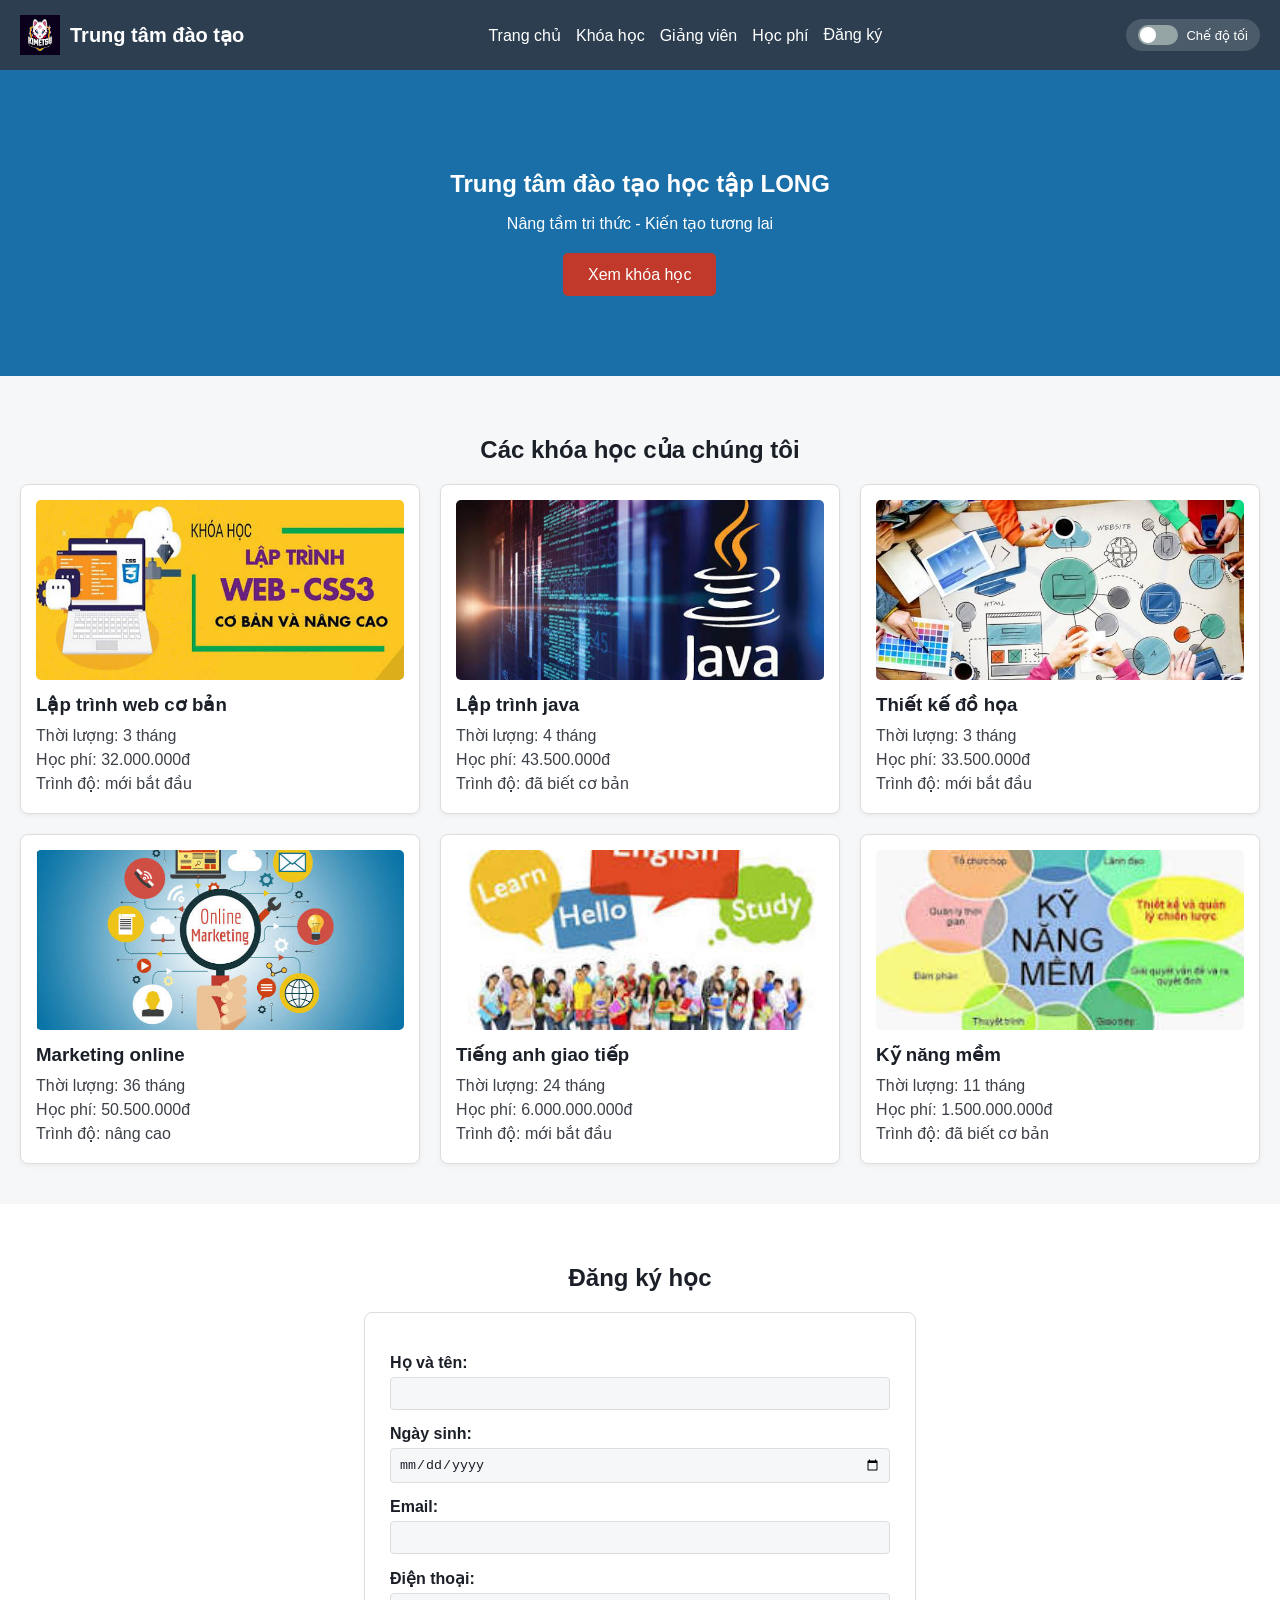
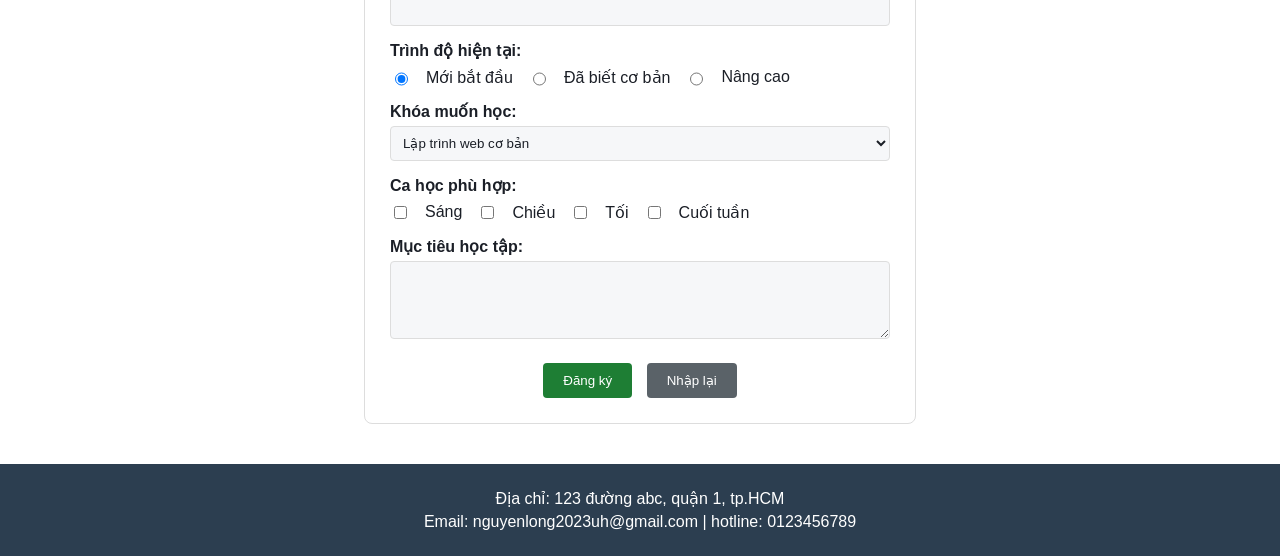
<file: index.html>
<!DOCTYPE html>
<html lang="vi">

<head>
    <meta charset="UTF-8">
    <meta name="viewport" content="width=device-width, initial-scale=1.0">
    <meta name="description"
        content="trang giới thiệu trung tâm đào tạo học tập, nơi cung cấp các khóa học chất lượng.">
    <title>Trung tâm đào tạo học tập LONG</title>
    <link rel="icon" href="img/logo.png">
    <link rel="stylesheet" href="style.css">
    <link rel="stylesheet" href="https://cdnjs.cloudflare.com/ajax/libs/animate.css/4.1.1/animate.min.css" />
</head>

<body class="nen">

    <header class="header">
        <div class="logo">
            <img src="img/logo.png" alt="logo trung tâm" width="40" height="40">
            Trung tâm đào tạo
        </div>

        <nav class="menu">
            <a href="#">Trang chủ</a>
            <a href="#">Khóa học</a>
            <a href="#">Giảng viên</a>
            <a href="#">Học phí</a>
            <a href="#dangky">Đăng ký</a>
        </nav>

        <div class="hop-cong-tac">
            <label class="cong-tac">
                <input id="toi" type="checkbox" name="lo" />
                <span class="truot"></span>
                <span class="chu-cong-tac">Chế độ tối</span>
            </label>
        </div>
    </header>

    <main>

        <section class="banner">
            <h1 class="animate__animated animate__bounce">Trung tâm đào tạo học tập LONG</h1>
            <p>Nâng tầm tri thức - Kiến tạo tương lai</p>
            <a href="#khoahoc" class="nut-banner animate__animated animate__pulse">Xem khóa học</a>
        </section>

        <section id="khoahoc" class="khoa-hoc">
            <h2>Các khóa học của chúng tôi</h2>
            <div class="danh-sach-khoa">

                <article class="the-khoa animate__animated animate__fadeInUp">
                    <img src="img/1.jpg" alt="lập trình web cơ bản">
                    <h3>Lập trình web cơ bản</h3>
                    <p>Thời lượng: 3 tháng</p>
                    <p>Học phí: 32.000.000đ</p>
                    <p>Trình độ: mới bắt đầu</p>
                </article>

                <article class="the-khoa animate__animated animate__fadeInUp">
                    <img src="img/2.jpg" alt="java">
                    <h3>Lập trình java</h3>
                    <p>Thời lượng: 4 tháng</p>
                    <p>Học phí: 43.500.000đ</p>
                    <p>Trình độ: đã biết cơ bản</p>
                </article>

                <article class="the-khoa animate__animated animate__fadeInUp">
                    <img src="img/3.jpg" alt="đồ họa tk">
                    <h3>Thiết kế đồ họa</h3>
                    <p>Thời lượng: 3 tháng</p>
                    <p>Học phí: 33.500.000đ</p>
                    <p>Trình độ: mới bắt đầu</p>
                </article>

                <article class="the-khoa animate__animated animate__fadeInUp">
                    <img src="img/4.jpg" alt="marketing on">
                    <h3>Marketing online</h3>
                    <p>Thời lượng: 36 tháng</p>
                    <p>Học phí: 50.500.000đ</p>
                    <p>Trình độ: nâng cao</p>
                </article>

                <article class="the-khoa animate__animated animate__fadeInUp">
                    <img src="img/5.jpg" alt="eng giao tiếp">
                    <h3>Tiếng anh giao tiếp</h3>
                    <p>Thời lượng: 24 tháng</p>
                    <p>Học phí: 6.000.000.000đ</p>
                    <p>Trình độ: mới bắt đầu</p>
                </article>

                <article class="the-khoa animate__animated animate__fadeInUp">
                    <img src="img/6.jpg" alt="knm">
                    <h3>Kỹ năng mềm</h3>
                    <p>Thời lượng: 11 tháng</p>
                    <p>Học phí: 1.500.000.000đ</p>
                    <p>Trình độ: đã biết cơ bản</p>
                </article>

            </div>
        </section>

        <section id="dangky" class="dang-ky">
            <h2>Đăng ký học</h2>
            <form action="#" method="post">

                <label for="hoten">Họ và tên:</label>
                <input type="text" id="hoten" name="hoten" required>

                <label for="ngaysinh">Ngày sinh:</label>
                <input type="date" id="ngaysinh" name="ngaysinh" required>

                <label for="email">Email:</label>
                <input type="email" id="email" name="email" required>

                <label for="dienthoai">Điện thoại:</label>
                <input type="tel" id="dienthoai" name="dienthoai" required>

                <label>Trình độ hiện tại:</label>
                <div class="nhom-radio">
                    <input type="radio" id="moi-bat-dau" name="trinhdo" value="moi bat dau" checked>
                    <label for="moi-bat-dau">Mới bắt đầu</label>

                    <input type="radio" id="da-biet" name="trinhdo" value="da biet co ban">
                    <label for="da-biet">Đã biết cơ bản</label>

                    <input type="radio" id="nang-cao" name="trinhdo" value="nang cao">
                    <label for="nang-cao">Nâng cao</label>
                </div>

                <label for="khoahoc">Khóa muốn học:</label>
                <select id="khoahoc" name="khoahoc">
                    <option value="web">Lập trình web cơ bản</option>
                    <option value="java">Lập trình java</option>
                    <option value="do hoa">Thiết kế đồ họa</option>
                    <option value="marketing">Marketing online</option>
                    <option value="tieng anh">Tiếng anh giao tiếp</option>
                    <option value="ky nang">Kỹ năng mềm</option>
                </select>

                <label>Ca học phù hợp:</label>
                <div class="nhom-checkbox">
                    <input type="checkbox" id="ca-sang" name="ca-sang" value="sang">
                    <label for="ca-sang">Sáng</label>

                    <input type="checkbox" id="ca-chieu" name="ca-chieu" value="chieu">
                    <label for="ca-chieu">Chiều</label>

                    <input type="checkbox" id="ca-toi" name="ca-toi" value="toi">
                    <label for="ca-toi">Tối</label>

                    <input type="checkbox" id="ca-cuoi-tuan" name="ca-cuoi-tuan" value="cuoi tuan">
                    <label for="ca-cuoi-tuan">Cuối tuần</label>
                </div>

                <label for="muctieu">Mục tiêu học tập:</label>
                <textarea id="muctieu" name="muctieu" rows="4"></textarea>

                <div class="nhom-nut">
                    <button type="submit">Đăng ký</button>
                    <button type="reset">Nhập lại</button>
                </div>

            </form>
        </section>

    </main>

    <footer class="footer">
        <p>Địa chỉ: 123 đường abc, quận 1, tp.HCM</p>
        <p>Email: nguyenlong2023uh@gmail.com | hotline: 0123456789</p>
    </footer>

</body>

</html>
</file>
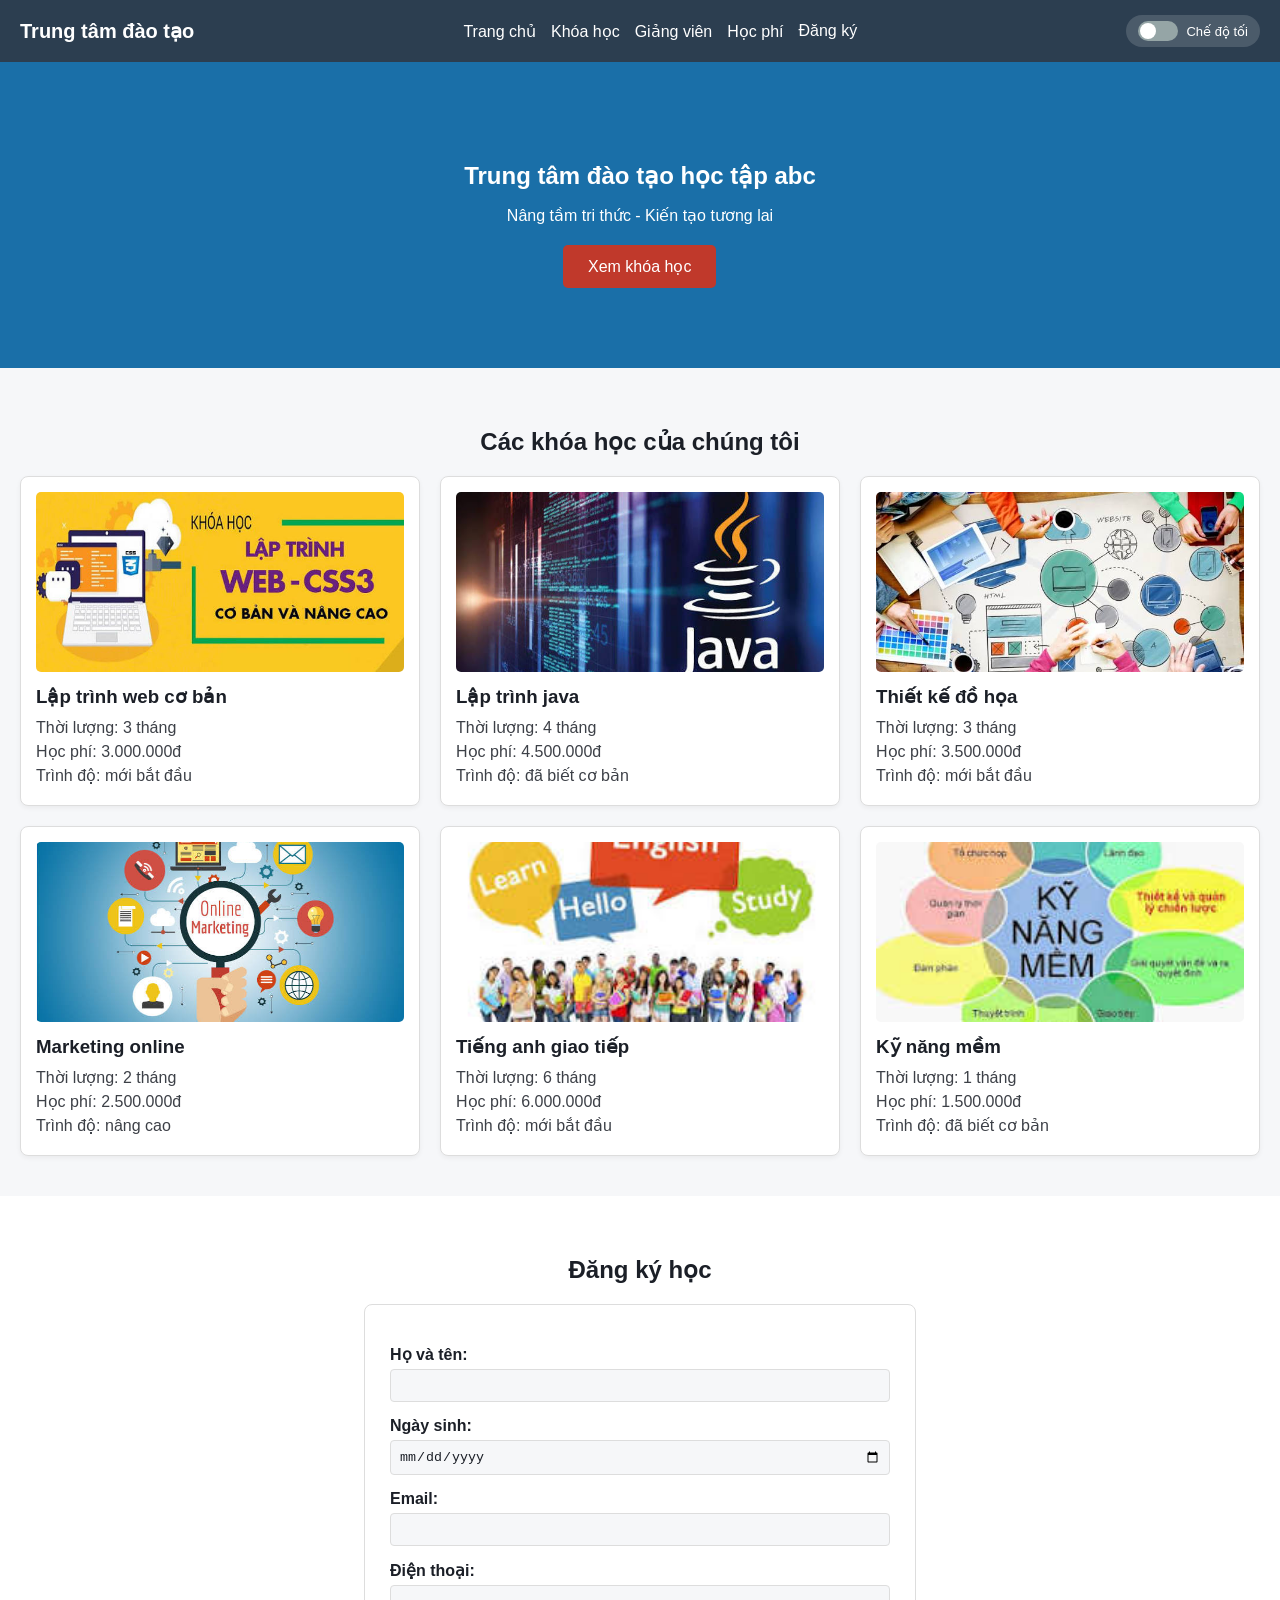
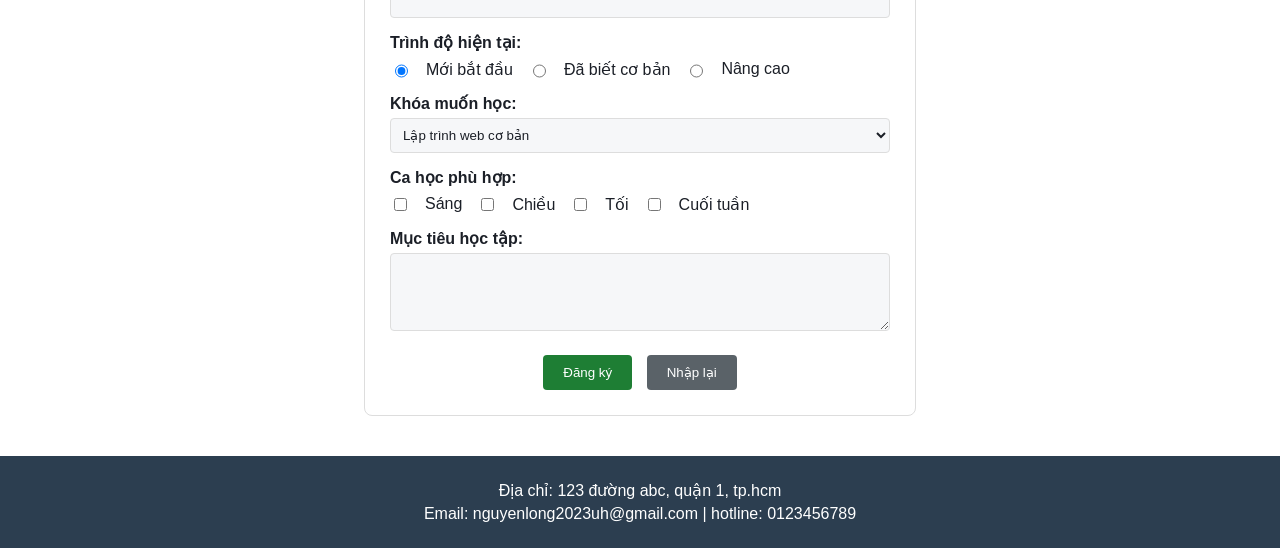
<file: trungtamdaotao.html>
<!DOCTYPE html>
<html lang="vi">
<head>
    <meta charset="UTF-8">
    <meta name="viewport" content="width=device-width, initial-scale=1.0">
    <meta name="description" content="trang giới thiệu trung tâm đào tạo học tập, nơi cung cấp các khóa học chất lượng.">
    <title>Trung tâm đào tạo học tập</title>
    <link rel="stylesheet" href="style.css">
    <link rel="stylesheet" href="https://cdnjs.cloudflare.com/ajax/libs/animate.css/4.1.1/animate.min.css"/>
</head>
<body class="nen">

    <header class="header">
        <div class="logo">Trung tâm đào tạo</div>
        
        <nav class="menu">
            <a href="#">Trang chủ</a>
            <a href="#">Khóa học</a>
            <a href="#">Giảng viên</a>
            <a href="#">Học phí</a>
            <a href="#dangky">Đăng ký</a>
        </nav>

        <div class="hop-cong-tac">
            <label class="cong-tac">
                <input id="toi" type="checkbox" name="lo" />
                <span class="truot"></span>
                <span class="chu-cong-tac">Chế độ tối</span>
            </label>
        </div>
    </header>

    <main>

        <section class="banner">
            <h1 class="animate__animated animate__bounce">Trung tâm đào tạo học tập abc</h1>
            <p>Nâng tầm tri thức - Kiến tạo tương lai</p>
            <a href="#khoahoc" class="nut-banner animate__animated animate__pulse">Xem khóa học</a>
        </section>

        <section id="khoahoc" class="khoa-hoc">
            <h2>Các khóa học của chúng tôi</h2>
            <div class="danh-sach-khoa">
                
                <article class="the-khoa animate__animated animate__fadeInUp">
                    <img src="img/1.jpg" alt="ảnh khóa học lập trình web cơ bản">
                    <h3>Lập trình web cơ bản</h3>
                    <p>Thời lượng: 3 tháng</p>
                    <p>Học phí: 3.000.000đ</p>
                    <p>Trình độ: mới bắt đầu</p>
                </article>

                <article class="the-khoa animate__animated animate__fadeInUp">
                    <img src="img/2.jpg" alt="ảnh khóa học lập trình java">
                    <h3>Lập trình java</h3>
                    <p>Thời lượng: 4 tháng</p>
                    <p>Học phí: 4.500.000đ</p>
                    <p>Trình độ: đã biết cơ bản</p>
                </article>

                <article class="the-khoa animate__animated animate__fadeInUp">
                    <img src="img/3.jpg" alt="ảnh khóa học thiết kế đồ họa">
                    <h3>Thiết kế đồ họa</h3>
                    <p>Thời lượng: 3 tháng</p>
                    <p>Học phí: 3.500.000đ</p>
                    <p>Trình độ: mới bắt đầu</p>
                </article>

                <article class="the-khoa animate__animated animate__fadeInUp">
                    <img src="img/4.jpg" alt="ảnh khóa học marketing online">
                    <h3>Marketing online</h3>
                    <p>Thời lượng: 2 tháng</p>
                    <p>Học phí: 2.500.000đ</p>
                    <p>Trình độ: nâng cao</p>
                </article>

                <article class="the-khoa animate__animated animate__fadeInUp">
                    <img src="img/5.jpg" alt="ảnh khóa học tiếng anh giao tiếp">
                    <h3>Tiếng anh giao tiếp</h3>
                    <p>Thời lượng: 6 tháng</p>
                    <p>Học phí: 6.000.000đ</p>
                    <p>Trình độ: mới bắt đầu</p>
                </article>

                <article class="the-khoa animate__animated animate__fadeInUp">
                    <img src="img/6.jpg" alt="ảnh khóa học kỹ năng mềm">
                    <h3>Kỹ năng mềm</h3>
                    <p>Thời lượng: 1 tháng</p>
                    <p>Học phí: 1.500.000đ</p>
                    <p>Trình độ: đã biết cơ bản</p>
                </article>

            </div>
        </section>

        <section id="dangky" class="dang-ky">
            <h2>Đăng ký học</h2>
            <form action="#" method="post">
                
                <label for="hoten">Họ và tên:</label>
                <input type="text" id="hoten" name="hoten" required>

                <label for="ngaysinh">Ngày sinh:</label>
                <input type="date" id="ngaysinh" name="ngaysinh" required>

                <label for="email">Email:</label>
                <input type="email" id="email" name="email" required>

                <label for="dienthoai">Điện thoại:</label>
                <input type="tel" id="dienthoai" name="dienthoai" required>

                <label>Trình độ hiện tại:</label>
                <div class="nhom-radio">
                    <input type="radio" id="moi-bat-dau" name="trinhdo" value="moi bat dau" checked>
                    <label for="moi-bat-dau">Mới bắt đầu</label>

                    <input type="radio" id="da-biet" name="trinhdo" value="da biet co ban">
                    <label for="da-biet">Đã biết cơ bản</label>

                    <input type="radio" id="nang-cao" name="trinhdo" value="nang cao">
                    <label for="nang-cao">Nâng cao</label>
                </div>

                <label for="khoahoc">Khóa muốn học:</label>
                <select id="khoahoc" name="khoahoc">
                    <option value="web">Lập trình web cơ bản</option>
                    <option value="java">Lập trình java</option>
                    <option value="do hoa">Thiết kế đồ họa</option>
                    <option value="marketing">Marketing online</option>
                    <option value="tieng anh">Tiếng anh giao tiếp</option>
                    <option value="ky nang">Kỹ năng mềm</option>
                </select>

                <label>Ca học phù hợp:</label>
                <div class="nhom-checkbox">
                    <input type="checkbox" id="ca-sang" name="ca-sang" value="sang">
                    <label for="ca-sang">Sáng</label>

                    <input type="checkbox" id="ca-chieu" name="ca-chieu" value="chieu">
                    <label for="ca-chieu">Chiều</label>

                    <input type="checkbox" id="ca-toi" name="ca-toi" value="toi">
                    <label for="ca-toi">Tối</label>

                    <input type="checkbox" id="ca-cuoi-tuan" name="ca-cuoi-tuan" value="cuoi tuan">
                    <label for="ca-cuoi-tuan">Cuối tuần</label>
                </div>

                <label for="muctieu">Mục tiêu học tập:</label>
                <textarea id="muctieu" name="muctieu" rows="4"></textarea>

                <div class="nhom-nut">
                    <button type="submit">Đăng ký</button>
                    <button type="reset">Nhập lại</button>
                </div>

            </form>
        </section>

    </main>

    <footer class="footer">
        <p>Địa chỉ: 123 đường abc, quận 1, tp.hcm</p>
        <p>Email: nguyenlong2023uh@gmail.com | hotline: 0123456789</p>
    </footer>

</body>
</html>
</file>
<file: style.css>
:root {
    --nen: #f6f7f9;
    --chu: #1b1f27;
    --nen-the: #ffffff;
    --vien: #dddddd;
    --chinh: #2c3e50;
    --chinh-dam: #1a252f;
    --phu: #1a6fa8;
    --nut-chinh: #1e7e34;
    --nut-reset: #5a6268;
    --mau-vang: #f1c40f;
    --mau-do: #c0392b;
    --mau-do-dam: #96281b;
    --mau-xam: #95a5a6;
    --mau-trang: #ffffff;
    --mau-den: #000000;
    --bong: rgba(0, 0, 0, 0.05);
    --bong-nut: rgba(0, 0, 0, 0.1);
    --nen-cong-tac: rgba(255, 255, 255, 0.15);
}

body:has(#toi:checked) {
    --nen: #141414;
    --chu: #ffffff;
    --nen-the: #2a2a2a;
    --vien: #444444;
    --chinh: #000000;
    --chinh-dam: #333333;
    --phu: #2980b9;
    --bong: rgba(0, 0, 0, 0.4);
}

body.nen {
    margin: 0;
    font-family: Arial, sans-serif;
    background: var(--nen);
    color: var(--chu);
    transition: background-color 0.2s ease, color 0.3s ease;
}

.header {
    background-color: var(--chinh);
    color: var(--mau-trang);
    padding: 15px 20px;
    display: flex;
    justify-content: space-between;
    align-items: center;
    flex-wrap: wrap;
    gap: 15px;
}

.header .logo {
    font-size: 20px;
    font-weight: bold;
    display: flex;
    align-items: center;
    gap: 10px;
}

.menu {
    display: flex;
    gap: 15px;
}

.menu a {
    color: var(--mau-trang);
    text-decoration: none;
}

.menu a:hover {
    color: var(--mau-vang);
}

.hop-cong-tac {
    display: flex;
    align-items: center;
}

.cong-tac {
    display: flex;
    align-items: center;
    gap: 8px;
    cursor: pointer;
    background: var(--nen-cong-tac);
    padding: 6px 12px;
    border-radius: 20px;
}

.cong-tac input {
    display: none;
}

.truot {
    width: 40px;
    height: 20px;
    background: var(--mau-xam);
    border-radius: 20px;
    position: relative;
    transition: background 0.3s;
}

.truot::before {
    content: "";
    position: absolute;
    width: 16px;
    height: 16px;
    background: var(--mau-trang);
    border-radius: 50%;
    top: 2px;
    left: 2px;
    transition: left 0.3s;
}

.cong-tac input:checked+.truot {
    background: var(--mau-vang);
}

.cong-tac input:checked+.truot::before {
    left: 22px;
}

.chu-cong-tac {
    font-size: 13px;
    color: var(--mau-trang);
}

.banner {
    background-color: var(--phu);
    color: var(--mau-trang);
    text-align: center;
    padding: 80px 20px;
    transition: background-color 0.3s ease;
}

.banner h1 {
    margin-bottom: 10px;
}

.banner p {
    margin-bottom: 20px;
}

.nut-banner {
    background-color: var(--mau-do);
    color: var(--mau-trang);
    padding: 12px 25px;
    text-decoration: none;
    border-radius: 5px;
    display: inline-block;
}

.nut-banner:hover {
    background-color: var(--mau-do-dam);
}

.khoa-hoc {
    padding: 40px 20px;
    text-align: center;
}

.danh-sach-khoa {
    display: grid;
    grid-template-columns: 1fr;
    gap: 20px;
    margin-top: 20px;
}

.the-khoa {
    background-color: var(--nen-the);
    border: 1px solid var(--vien);
    border-radius: 8px;
    padding: 15px;
    text-align: left;
    box-shadow: 0 2px 5px var(--bong);
    transition: background-color 0.3s, border-color 0.3s;
}

.the-khoa img {
    width: 100%;
    height: 180px;
    object-fit: cover;
    border-radius: 5px;
}

.the-khoa h3 {
    margin: 10px 0;
}

.the-khoa p {
    margin: 5px 0;
    color: var(--chu);
    opacity: 0.85;
}

.dang-ky {
    background-color: var(--nen-the);
    padding: 40px 20px;
    text-align: center;
    transition: background-color 0.3s;
}

form {
    max-width: 500px;
    margin: 0 auto;
    text-align: left;
    background-color: var(--nen-the);
    padding: 25px;
    border-radius: 8px;
    border: 1px solid var(--vien);
}

form label {
    display: block;
    margin-top: 15px;
    font-weight: bold;
}

form input[type="text"],
form input[type="date"],
form input[type="email"],
form input[type="tel"],
form select,
form textarea {
    width: 100%;
    padding: 8px;
    margin-top: 5px;
    border: 1px solid var(--vien);
    border-radius: 4px;
    box-sizing: border-box;
    background-color: var(--nen);
    color: var(--chu);
}

.nhom-radio,
.nhom-checkbox {
    margin-top: 8px;
    display: flex;
    gap: 15px;
    flex-wrap: wrap;
}

.nhom-radio label,
.nhom-checkbox label {
    display: inline;
    font-weight: normal;
    margin-top: 0;
}

.nhom-nut {
    margin-top: 20px;
    text-align: center;
}

.nhom-nut button {
    padding: 10px 20px;
    margin: 0 5px;
    border: none;
    border-radius: 4px;
    cursor: pointer;
    color: var(--mau-trang);
}

.nhom-nut button[type="submit"] {
    background-color: var(--nut-chinh);
}

.nhom-nut button[type="reset"] {
    background-color: var(--nut-reset);
}

.footer {
    background-color: var(--chinh);
    color: var(--mau-trang);
    text-align: center;
    padding: 20px;
    transition: background-color 0.2s;
}

.footer p {
    margin: 5px 0;
}

@media (min-width: 576px) {
    .danh-sach-khoa {
        grid-template-columns: repeat(2, 1fr);
    }
}

@media (min-width: 768px) {
    .danh-sach-khoa {
        grid-template-columns: repeat(3, 1fr);
    }
}

@media (max-width: 767px) {
    .header {
        flex-direction: column;
        align-items: flex-start;
    }

    .menu {
        flex-direction: column;
        gap: 8px;
    }
}
</file>
